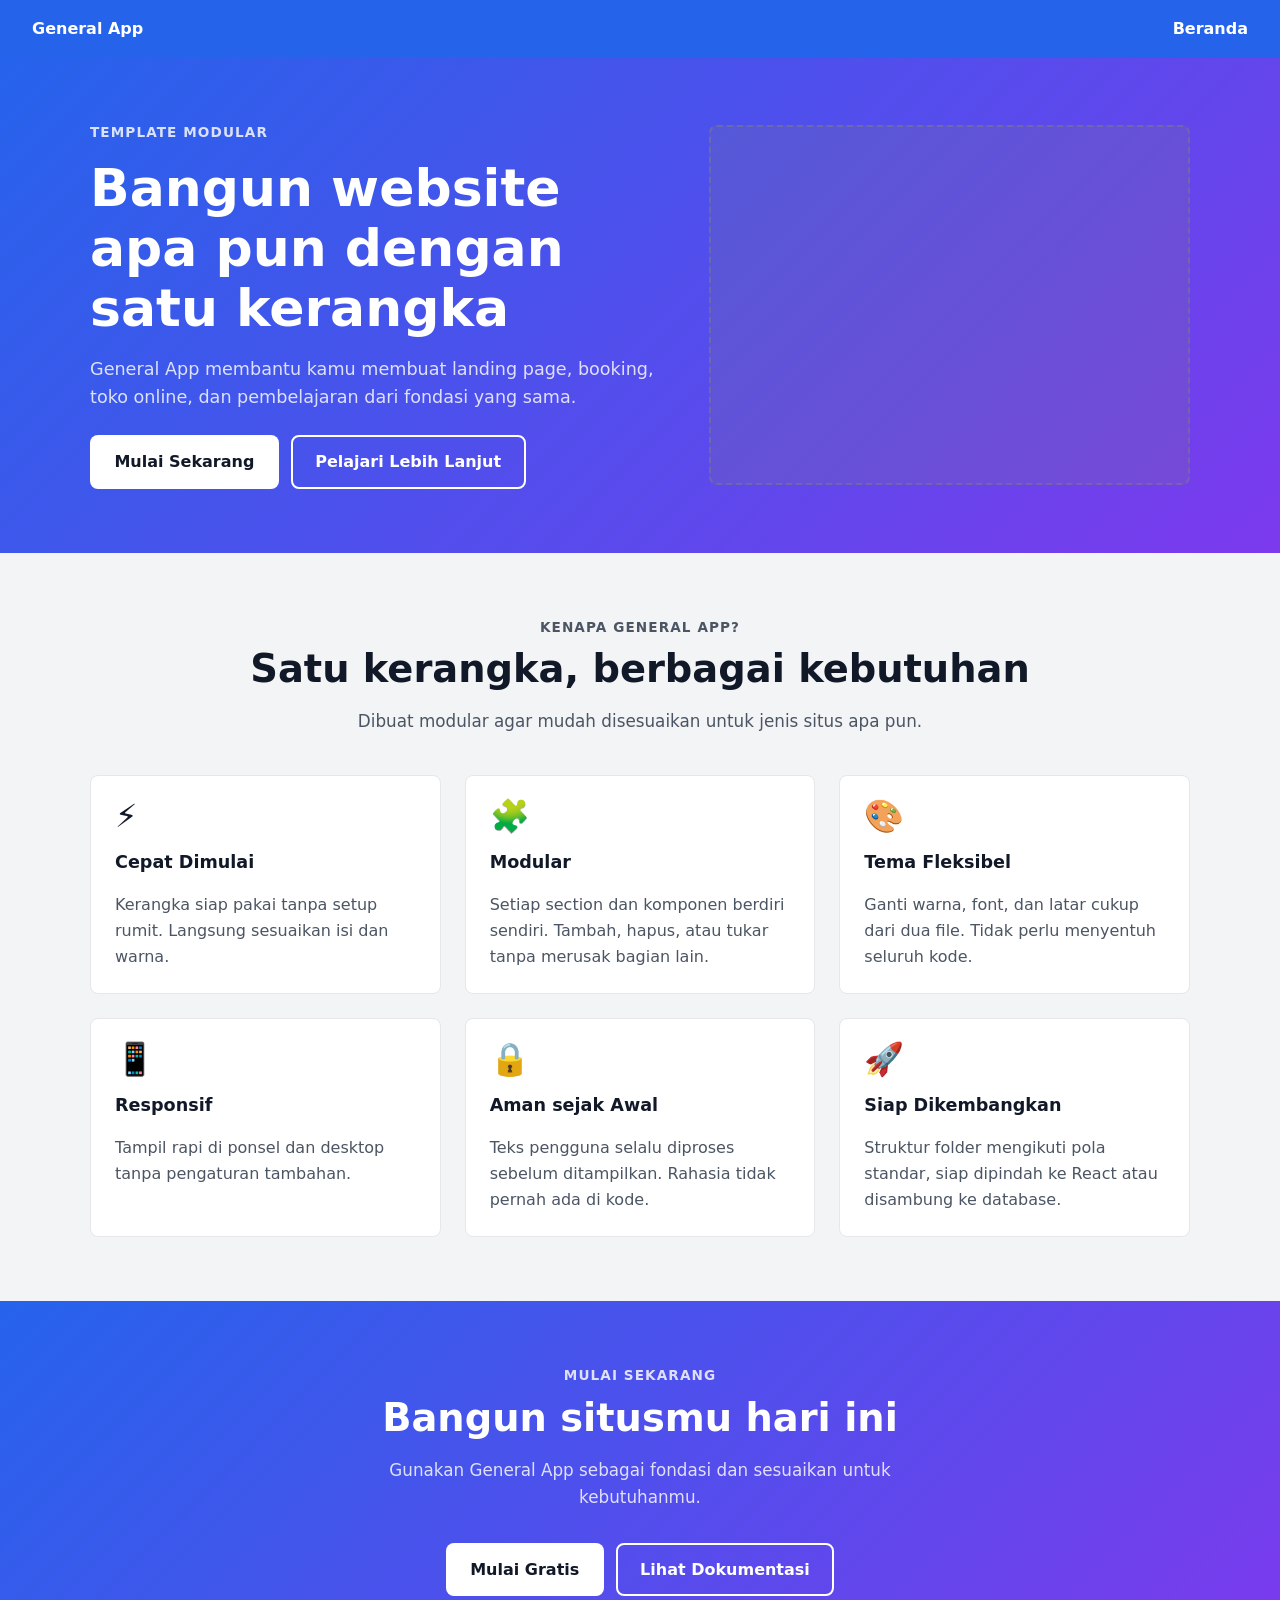
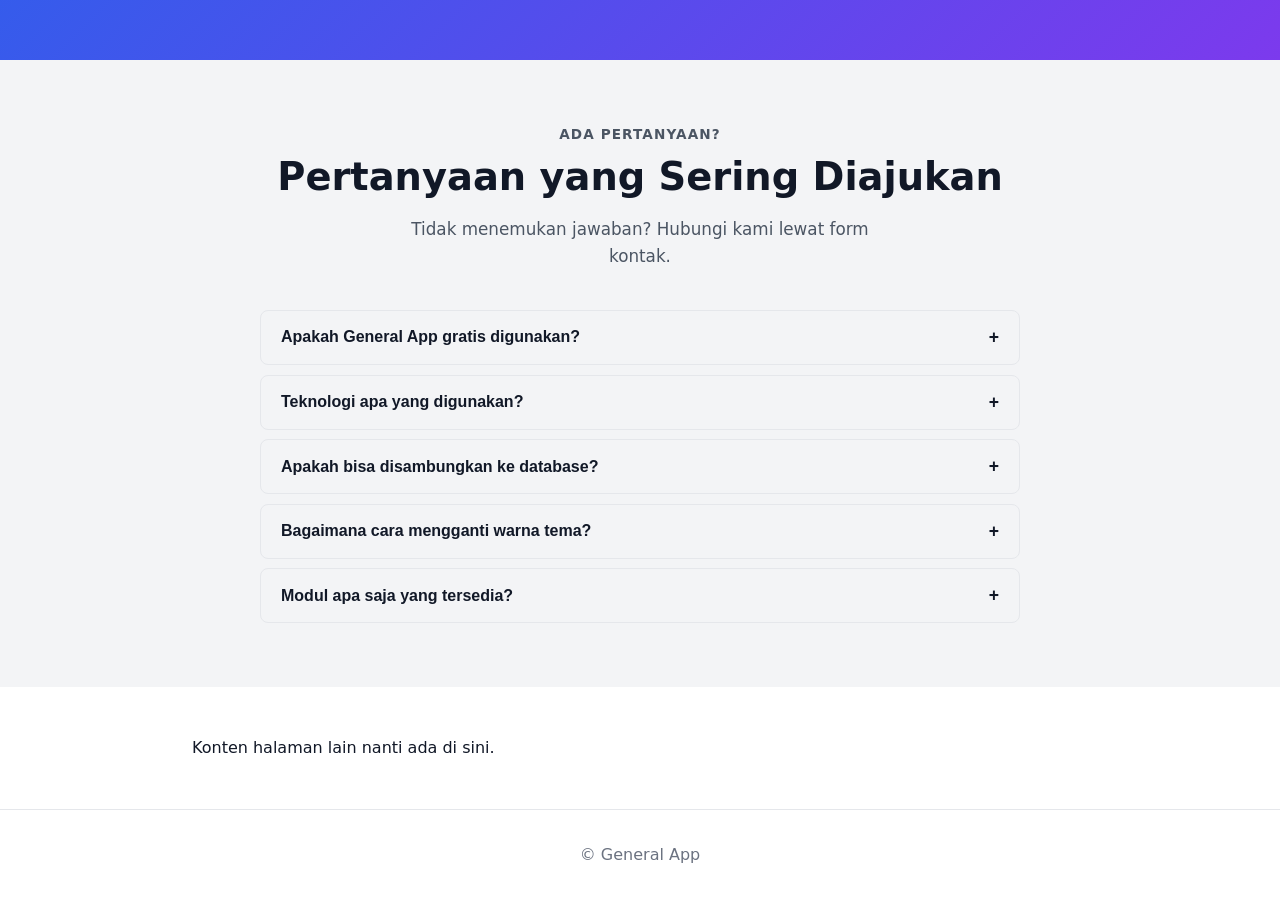
<file: index.html>
<!DOCTYPE html>
<html lang="id">
<head>
  <meta charset="UTF-8" />
  <meta name="viewport" content="width=device-width, initial-scale=1" />
  <title>General App</title>
  <link rel="stylesheet" href="css/theme.css?v=2" />
  <link rel="stylesheet" href="css/base.css?v=1" />
  <link rel="stylesheet" href="css/backgrounds.css?v=1" />
  <link rel="stylesheet" href="css/text-colors.css?v=1" />
  <link rel="stylesheet" href="css/components.css?v=1" />
  <link rel="stylesheet" href="css/hero.css?v=1" />
  <link rel="stylesheet" href="css/card.css?v=1" />
  <link rel="stylesheet" href="css/features.css?v=1" />
  <link rel="stylesheet" href="css/cta.css?v=1" />
  <link rel="stylesheet" href="css/faq.css?v=1" />
</head>
<body>
  <div id="app-header"></div>
  <div id="app-hero"></div>
  <div id="app-features"></div>
  <div id="app-cta"></div>
  <div id="app-faq"></div>
  <main>
    <p>Konten halaman lain nanti ada di sini.</p>
  </main>
  <div id="app-footer"></div>

  <script src="js/config/site.js?v=1"></script>
  <script src="js/config/hero.js?v=1"></script>
  <script src="js/config/features.js?v=1"></script>
  <script src="js/config/cta.js?v=1"></script>
  <script src="js/utils/html.js?v=1"></script>
  <script src="js/components/layout.js?v=1"></script>
  <script src="js/components/button.js?v=1"></script>
  <script src="js/components/card.js?v=1"></script>
  <script src="js/sections/hero.js?v=1"></script>
  <script src="js/sections/features.js?v=1"></script>
  <script src="js/sections/cta.js?v=1"></script>
  <script src="js/config/faq.js?v=1"></script>
  <script src="js/sections/faq.js?v=1"></script>
  <script src="js/main.js?v=4"></script>
</body>
</html>
</file>
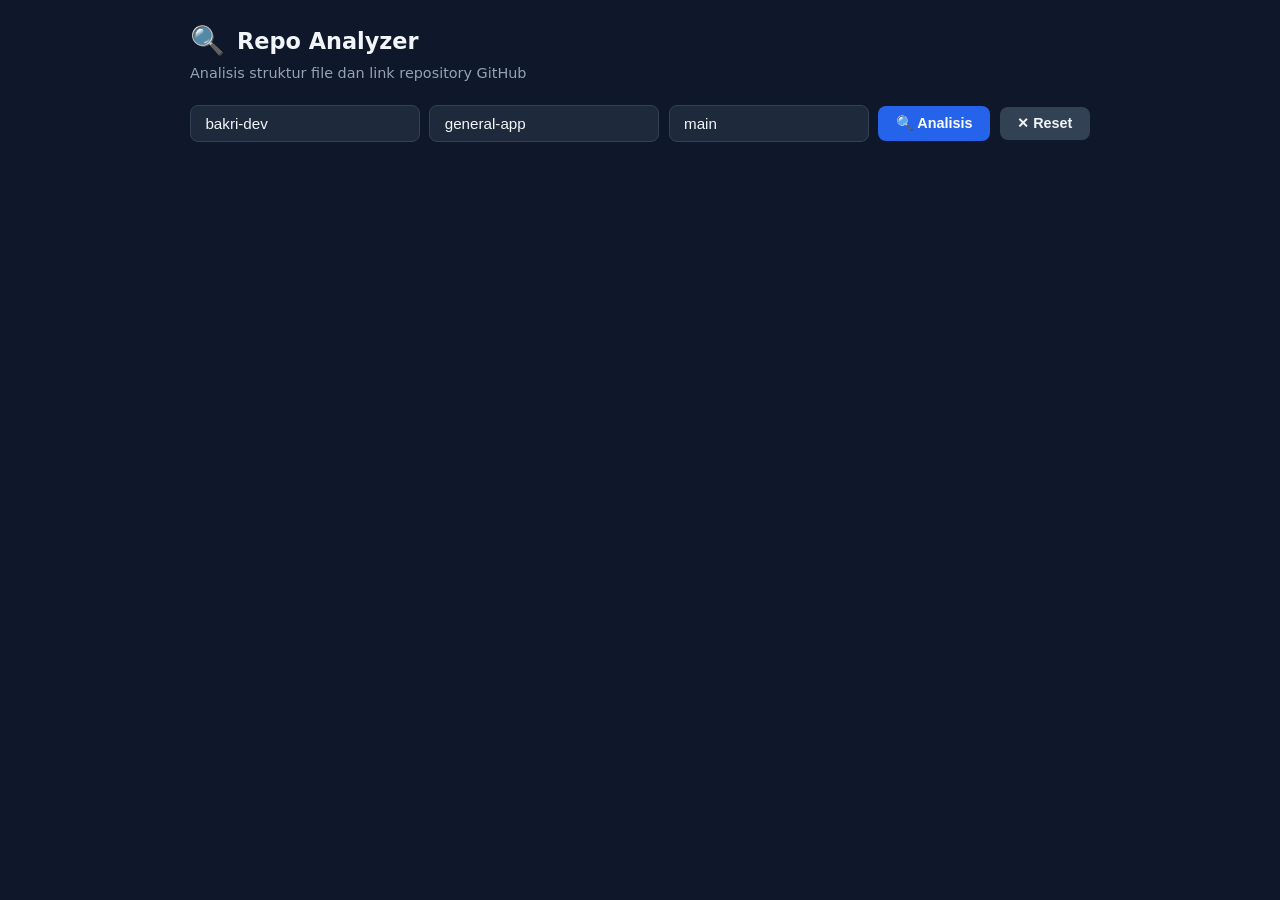
<file: tools/index.html>
<!DOCTYPE html>
<html lang="id">
<head>
  <meta charset="UTF-8" />
  <meta name="viewport" content="width=device-width, initial-scale=1" />
  <title>Repo Analyzer – General App</title>
  <style>
    :root {
      --primary: #2563eb;
      --secondary: #7c3aed;
      --bg: #0f172a;
      --surface: #1e293b;
      --surface2: #334155;
      --text: #f1f5f9;
      --muted: #94a3b8;
      --green: #22c55e;
      --yellow: #eab308;
      --red: #ef4444;
      --radius: 8px;
      --font: system-ui, sans-serif;
    }
    * { box-sizing: border-box; margin: 0; padding: 0; }
    body {
      font-family: var(--font);
      background: var(--bg);
      color: var(--text);
      min-height: 100vh;
      padding: 1.5rem 1rem;
    }

    /* Header */
    .header {
      max-width: 900px;
      margin: 0 auto 1.5rem;
    }
    .header__top {
      display: flex;
      align-items: center;
      gap: 0.75rem;
      margin-bottom: 0.5rem;
    }
    .header__icon { font-size: 1.75rem; }
    .header__title { font-size: 1.4rem; font-weight: 700; }
    .header__sub { color: var(--muted); font-size: 0.9rem; }

    /* Kontrol */
    .controls {
      max-width: 900px;
      margin: 0 auto 1.25rem;
      display: flex;
      flex-wrap: wrap;
      gap: 0.6rem;
      align-items: center;
    }
    .controls input {
      flex: 1;
      min-width: 200px;
      padding: 0.55rem 0.9rem;
      border-radius: var(--radius);
      border: 1px solid var(--surface2);
      background: var(--surface);
      color: var(--text);
      font-size: 0.95rem;
    }
    .controls input:focus { outline: 2px solid var(--primary); }
    .btn {
      padding: 0.55rem 1.1rem;
      border-radius: var(--radius);
      border: none;
      font-weight: 600;
      cursor: pointer;
      font-size: 0.9rem;
      transition: opacity 0.15s;
    }
    .btn:hover { opacity: 0.85; }
    .btn--primary { background: var(--primary); color: #fff; }
    .btn--ghost { background: var(--surface2); color: var(--text); }

    /* Status */
    .status-bar {
      max-width: 900px;
      margin: 0 auto 1rem;
      display: flex;
      flex-wrap: wrap;
      gap: 0.5rem;
      font-size: 0.85rem;
    }
    .badge {
      padding: 0.25rem 0.65rem;
      border-radius: 999px;
      font-weight: 600;
      font-size: 0.8rem;
    }
    .badge--blue { background: rgba(37,99,235,0.2); color: #93c5fd; }
    .badge--green { background: rgba(34,197,94,0.2); color: #86efac; }
    .badge--yellow { background: rgba(234,179,8,0.2); color: #fde047; }
    .badge--muted { background: var(--surface2); color: var(--muted); }

    /* Filter tab */
    .filter-tabs {
      max-width: 900px;
      margin: 0 auto 1rem;
      display: flex;
      flex-wrap: wrap;
      gap: 0.4rem;
    }
    .tab {
      padding: 0.3rem 0.8rem;
      border-radius: var(--radius);
      border: 1px solid var(--surface2);
      background: transparent;
      color: var(--muted);
      cursor: pointer;
      font-size: 0.85rem;
      transition: all 0.15s;
    }
    .tab.active, .tab:hover {
      background: var(--primary);
      color: #fff;
      border-color: var(--primary);
    }

    /* Pencarian */
    .search-wrap {
      max-width: 900px;
      margin: 0 auto 1rem;
    }
    .search-wrap input {
      width: 100%;
      padding: 0.55rem 0.9rem;
      border-radius: var(--radius);
      border: 1px solid var(--surface2);
      background: var(--surface);
      color: var(--text);
      font-size: 0.95rem;
    }
    .search-wrap input:focus { outline: 2px solid var(--primary); }

    /* Hasil */
    .results {
      max-width: 900px;
      margin: 0 auto;
      display: flex;
      flex-direction: column;
      gap: 1rem;
    }

    /* Grup folder */
    .group { background: var(--surface); border-radius: var(--radius); overflow: hidden; }
    .group__header {
      padding: 0.6rem 1rem;
      background: var(--surface2);
      font-size: 0.85rem;
      font-weight: 700;
      color: var(--muted);
      display: flex;
      align-items: center;
      gap: 0.5rem;
      cursor: pointer;
      user-select: none;
    }
    .group__header:hover { color: var(--text); }
    .group__count {
      margin-left: auto;
      background: var(--bg);
      padding: 0.1rem 0.5rem;
      border-radius: 999px;
      font-size: 0.75rem;
    }
    .group__body { display: flex; flex-direction: column; }
    .group__body.collapsed { display: none; }

    /* Baris file */
    .file-row {
      display: flex;
      align-items: center;
      gap: 0.6rem;
      padding: 0.55rem 1rem;
      border-top: 1px solid var(--surface2);
      flex-wrap: wrap;
    }
    .file-row:hover { background: rgba(255,255,255,0.03); }
    .file-icon { font-size: 1rem; flex-shrink: 0; }
    .file-path {
      font-family: monospace;
      font-size: 0.88rem;
      color: var(--text);
      flex: 1;
      word-break: break-all;
    }
    .file-ext {
      font-size: 0.75rem;
      padding: 0.15rem 0.5rem;
      border-radius: 4px;
      background: var(--surface2);
      color: var(--muted);
      flex-shrink: 0;
    }
    .file-links {
      display: flex;
      gap: 0.4rem;
      flex-shrink: 0;
    }
    .link-btn {
      font-size: 0.75rem;
      padding: 0.2rem 0.55rem;
      border-radius: 4px;
      text-decoration: none;
      font-weight: 600;
      transition: opacity 0.15s;
    }
    .link-btn:hover { opacity: 0.8; }
    .link-btn--raw { background: rgba(37,99,235,0.2); color: #93c5fd; }
    .link-btn--live { background: rgba(34,197,94,0.2); color: #86efac; }
    .link-btn--gh { background: rgba(124,58,237,0.2); color: #c4b5fd; }

    /* Pesan */
    .message {
      max-width: 900px;
      margin: 2rem auto;
      text-align: center;
      color: var(--muted);
      font-size: 0.95rem;
    }
    .message.error { color: var(--red); }
    .source-note {
      max-width: 900px;
      margin: 1rem auto 0;
      font-size: 0.8rem;
      color: var(--muted);
      text-align: right;
    }
    .source-note span { 
      padding: 0.2rem 0.5rem;
      border-radius: 4px;
      background: var(--surface);
    }
  </style>
</head>
<body>

<div class="header">
  <div class="header__top">
    <span class="header__icon">🔍</span>
    <h1 class="header__title">Repo Analyzer</h1>
  </div>
  <p class="header__sub">Analisis struktur file dan link repository GitHub</p>
</div>

<div class="controls">
  <input id="inp-owner" type="text" placeholder="Username GitHub" value="bakri-dev" />
  <input id="inp-repo" type="text" placeholder="Nama repository" value="general-app" />
  <input id="inp-branch" type="text" placeholder="Branch" value="main" style="max-width:120px" />
  <button class="btn btn--primary" onclick="startAnalysis()">🔍 Analisis</button>
  <button class="btn btn--ghost" onclick="clearResults()">✕ Reset</button>
</div>

<div class="status-bar" id="status-bar" style="display:none"></div>
<div class="filter-tabs" id="filter-tabs" style="display:none"></div>
<div class="search-wrap" id="search-wrap" style="display:none">
  <input type="text" id="search-input" placeholder="🔎 Cari path file..." oninput="filterFiles()" />
</div>

<div id="results" class="results"></div>
<p class="source-note" id="source-note" style="display:none"></p>

<script>
// ───── Fallback config (dipakai kalau API gagal) ─────
const FALLBACK_FILES = [
  "index.html",
  "components.html",
  "README.md",
  "project_spec.md",
  "css/theme.css",
  "css/base.css",
  "css/backgrounds.css",
  "css/text-colors.css",
  "css/components.css",
  "css/hero.css",
  "css/card.css",
  "css/features.css",
  "css/cta.css",
  "js/main.js",
  "js/config/site.js",
  "js/config/hero.js",
  "js/config/features.js",
  "js/config/cta.js",
  "js/utils/html.js",
  "js/components/layout.js",
  "js/components/button.js",
  "js/components/card.js",
  "js/sections/hero.js",
  "js/sections/features.js",
  "js/sections/cta.js",
  "js/modules/Modul",
  "js/services/Service",
];

// ───── State ─────
let allFiles = [];
let currentFilter = "semua";
let dataSource = "";

// ───── Ikon per ekstensi ─────
function iconFor(path) {
  const ext = path.split(".").pop().toLowerCase();
  const map = {
    html: "🌐", css: "🎨", js: "⚙️",
    md: "📄", json: "📋", png: "🖼️",
    jpg: "🖼️", jpeg: "🖼️", svg: "🖼️",
    txt: "📝", ico: "🔖",
  };
  return map[ext] || "📁";
}

function extOf(path) {
  const parts = path.split(".");
  return parts.length > 1 ? parts.pop().toLowerCase() : "—";
}

function folderOf(path) {
  const parts = path.split("/");
  return parts.length > 1 ? parts.slice(0, -1).join("/") : "(root)";
}

// ───── Mulai analisis ─────
async function startAnalysis() {
  const owner = document.getElementById("inp-owner").value.trim();
  const repo = document.getElementById("inp-repo").value.trim();
  const branch = document.getElementById("inp-branch").value.trim() || "main";

  if (!owner || !repo) {
    showMessage("Isi username dan nama repository dulu.", "error");
    return;
  }

  showMessage("⏳ Mengambil data dari GitHub API...");
  hideControls();

  const apiUrl = `https://api.github.com/repos/${owner}/${repo}/git/trees/${branch}?recursive=1`;
  const rawBase = `https://raw.githubusercontent.com/${owner}/${repo}/${branch}`;
  const liveBase = `https://${owner}.github.io/${repo}`;
  const ghBase = `https://github.com/${owner}/${repo}/blob/${branch}`;

  let files = [];
  let source = "";

  try {
    const res = await fetch(apiUrl);
    if (!res.ok) throw new Error(`API error: ${res.status}`);
    const data = await res.json();
    if (data.truncated) {
      showMessage("⚠️ Repository terlalu besar, hasil mungkin tidak lengkap.", "");
    }
    files = (data.tree || [])
      .filter((f) => f.type === "blob")
      .map((f) => f.path);
    source = "GitHub API";
  } catch (err) {
    console.warn("API gagal, pakai fallback:", err);
    files = FALLBACK_FILES;
    source = "config fallback (API gagal atau limit habis)";
  }

  allFiles = files.map((path) => ({
    path,
    folder: folderOf(path),
    ext: extOf(path),
    rawUrl: `${rawBase}/${path}`,
    liveUrl: `${liveBase}/${path}`,
    ghUrl: `${ghBase}/${path}`,
  }));

  dataSource = source;
  currentFilter = "semua";
  renderAll();
}

// ───── Render semua ─────
function renderAll() {
  renderStatusBar();
  renderFilterTabs();
  renderResults();

  document.getElementById("search-wrap").style.display = "block";
  document.getElementById("source-note").style.display = "block";
  document.getElementById("source-note").innerHTML =
    `Sumber data: <span>${dataSource}</span>`;
}

// ───── Status bar ─────
function renderStatusBar() {
  const bar = document.getElementById("status-bar");
  const exts = {};
  allFiles.forEach((f) => {
    exts[f.ext] = (exts[f.ext] || 0) + 1;
  });

  const extBadges = Object.entries(exts)
    .sort((a, b) => b[1] - a[1])
    .map(([e, n]) => `<span class="badge badge--muted">.${e}: ${n}</span>`)
    .join("");

  bar.innerHTML = `
    <span class="badge badge--blue">📁 ${allFiles.length} file</span>
    ${extBadges}
  `;
  bar.style.display = "flex";
}

// ───── Filter tab ─────
function renderFilterTabs() {
  const exts = ["semua", ...new Set(allFiles.map((f) => f.ext))].filter(Boolean);
  const wrap = document.getElementById("filter-tabs");
  wrap.innerHTML = exts
    .map(
      (e) =>
        `<button class="tab ${e === currentFilter ? "active" : ""}"
          onclick="setFilter('${e}')">${e === "semua" ? "Semua" : "." + e}</button>`
    )
    .join("");
  wrap.style.display = "flex";
}

function setFilter(ext) {
  currentFilter = ext;
  document.getElementById("search-input").value = "";
  renderFilterTabs();
  renderResults();
}

// ───── Cari ─────
function filterFiles() {
  renderResults();
}

// ───── Render hasil ─────
function renderResults() {
  const query = (document.getElementById("search-input")?.value || "")
    .toLowerCase().trim();

  let filtered = allFiles.filter((f) => {
    const extMatch = currentFilter === "semua" || f.ext === currentFilter;
    const searchMatch = !query || f.path.toLowerCase().includes(query);
    return extMatch && searchMatch;
  });

  if (filtered.length === 0) {
    document.getElementById("results").innerHTML =
      `<p class="message">Tidak ada file yang cocok.</p>`;
    return;
  }

  // Kelompokkan per folder
  const groups = {};
  filtered.forEach((f) => {
    if (!groups[f.folder]) groups[f.folder] = [];
    groups[f.folder].push(f);
  });

  const html = Object.entries(groups)
    .sort(([a], [b]) => a.localeCompare(b))
    .map(([folder, files]) => renderGroup(folder, files))
    .join("");

  document.getElementById("results").innerHTML = html;
}

function renderGroup(folder, files) {
  const rows = files
    .map(
      (f) => `<div class="file-row">
        <span class="file-icon">${iconFor(f.path)}</span>
        <span class="file-path">${f.path}</span>
        <span class="file-ext">.${f.ext}</span>
        <div class="file-links">
          <a class="link-btn link-btn--raw" href="${f.rawUrl}" target="_blank">Raw</a>
          <a class="link-btn link-btn--live" href="${f.liveUrl}" target="_blank">Live</a>
          <a class="link-btn link-btn--gh" href="${f.ghUrl}" target="_blank">GitHub</a>
        </div>
      </div>`
    )
    .join("");

  return `<div class="group">
    <div class="group__header" onclick="toggleGroup(this)">
      📂 ${folder}
      <span class="group__count">${files.length}</span>
    </div>
    <div class="group__body">${rows}</div>
  </div>`;
}

function toggleGroup(header) {
  const body = header.nextElementSibling;
  body.classList.toggle("collapsed");
}

// ───── Utilitas ─────
function showMessage(msg, type) {
  document.getElementById("results").innerHTML =
    `<p class="message ${type || ""}">${msg}</p>`;
}

function hideControls() {
  document.getElementById("status-bar").style.display = "none";
  document.getElementById("filter-tabs").style.display = "none";
  document.getElementById("search-wrap").style.display = "none";
  document.getElementById("source-note").style.display = "none";
}

function clearResults() {
  allFiles = [];
  document.getElementById("results").innerHTML = "";
  hideControls();
}
</script>

</body>
  </html>
</file>
<file: css/theme.css>
:root {
  --color-primary: #2563eb;
  --color-secondary: #7c3aed;
  --color-bg: #ffffff;
  --color-surface: #f3f4f6;
  --color-dark: #111827;
  --color-text: #111827;
  --radius: 8px;
  --space: 1rem;
  --font: system-ui, sans-serif;
}
</file>
<file: css/base.css>
* { box-sizing: border-box; }

body {
  margin: 0;
  font-family: var(--font);
  background: var(--color-bg);
  color: var(--color-text);
  line-height: 1.6;
}

.navbar {
  display: flex;
  justify-content: space-between;
  align-items: center;
  padding: var(--space) calc(var(--space) * 2);
  background: var(--color-primary);
}
.navbar a { color: #fff; text-decoration: none; font-weight: 600; }
.navbar nav { display: flex; gap: var(--space); }

main { max-width: 960px; margin: 0 auto; padding: calc(var(--space) * 2); }

.footer {
  text-align: center;
  padding: calc(var(--space) * 2);
  color: #6b7280;
  border-top: 1px solid #e5e7eb;
}
</file>
<file: css/backgrounds.css>
/* Warna polos */
.bg-white { background: #ffffff; }
.bg-light { background: var(--color-surface); }
.bg-primary { background: var(--color-primary); }
.bg-dark { background: var(--color-dark); }

/* Gradien */
.bg-gradient-primary {
  background: linear-gradient(135deg, var(--color-primary), var(--color-secondary));
}
.bg-gradient-sunset {
  background: linear-gradient(135deg, #f97316, #db2777);
}
.bg-gradient-dark {
  background: linear-gradient(135deg, #111827, #1f2937 60%, #374151);
}
</file>
<file: css/text-colors.css>
/* Pakai di atas background terang */
.text-on-light {
  color: var(--color-text);
  --text-muted: #4b5563;
}

/* Pakai di atas background gelap atau gradien */
.text-on-dark {
  color: #ffffff;
  --text-muted: rgba(255, 255, 255, 0.82);
}
</file>
<file: css/components.css>
.btn {
  display: inline-block;
  padding: 0.75rem 1.4rem;
  border: 2px solid transparent;
  border-radius: var(--radius);
  font-weight: 600;
  text-decoration: none;
  cursor: pointer;
  transition: transform 0.15s, opacity 0.15s;
}
.btn:hover { transform: translateY(-1px); opacity: 0.92; }

/* Untuk background terang */
.btn--primary { background: var(--color-primary); color: #ffffff; }
.btn--outline { border-color: var(--color-primary); color: var(--color-primary); background: transparent; }

/* Untuk background gelap / gradien */
.btn--light { background: #ffffff; color: var(--color-dark); }
.btn--outline-light { border-color: #ffffff; color: #ffffff; background: transparent; }
</file>
<file: css/hero.css>
.hero {
  padding: calc(var(--space) * 4) calc(var(--space) * 2);
}

.hero__inner {
  max-width: 1100px;
  margin: 0 auto;
  display: grid;
  gap: calc(var(--space) * 2);
  align-items: center;
}

.hero__eyebrow {
  margin: 0 0 var(--space);
  font-size: 0.85rem;
  font-weight: 700;
  letter-spacing: 0.08em;
  text-transform: uppercase;
  color: var(--text-muted);
}

.hero__title {
  margin: 0 0 var(--space);
  font-size: clamp(2rem, 6vw, 3.25rem);
  line-height: 1.15;
}

.hero__subtitle {
  margin: 0 0 calc(var(--space) * 1.5);
  max-width: 36rem;
  font-size: 1.1rem;
  color: var(--text-muted);
}

.hero__actions {
  display: flex;
  flex-wrap: wrap;
  gap: 0.75rem;
}

.hero__media img {
  display: block;
  width: 100%;
  height: auto;
  border-radius: var(--radius);
}

.hero__placeholder {
  aspect-ratio: 4 / 3;
  border: 2px dashed rgba(127, 127, 127, 0.5);
  border-radius: var(--radius);
  background: rgba(127, 127, 127, 0.18);
}

/* Layout kiri: teks di kiri, gambar di kanan (di ponsel: teks dulu, gambar di bawah) */
@media (min-width: 768px) {
  .hero--left .hero__inner {
    grid-template-columns: 1.1fr 0.9fr;
  }
}

/* Layout tengah: teks di tengah, tanpa gambar */
.hero--center .hero__inner { text-align: center; }
.hero--center .hero__subtitle { margin-left: auto; margin-right: auto; }
.hero--center .hero__actions { justify-content: center; }
.hero--center .hero__media { display: none; }
</file>
<file: css/card.css>
.card {
  background: #ffffff;
  border: 1px solid #e5e7eb;
  border-radius: var(--radius);
  padding: calc(var(--space) * 1.5);
  display: flex;
  flex-direction: column;
  gap: var(--space);
  transition: box-shadow 0.2s, transform 0.2s;
}
.card:hover {
  box-shadow: 0 4px 20px rgba(0, 0, 0, 0.09);
  transform: translateY(-2px);
}

/* Varian */
.card--flat { box-shadow: none; border: none; background: var(--color-surface); }
.card--bordered { border: 2px solid var(--color-primary); }
.card--dark { background: var(--color-dark); border-color: #374151; color: #ffffff; }

/* Bagian dalam card */
.card__icon {
  font-size: 2rem;
  line-height: 1;
}
.card__title {
  margin: 0;
  font-size: 1.1rem;
  font-weight: 700;
}
.card__body {
  margin: 0;
  color: #4b5563;
  line-height: 1.6;
  flex: 1;
}
.card--dark .card__body { color: #9ca3af; }
.card__footer {
  margin-top: auto;
}
</file>
<file: css/features.css>
.features {
  padding: calc(var(--space) * 4) calc(var(--space) * 2);
}

.features__inner {
  max-width: 1100px;
  margin: 0 auto;
}

.features__header {
  text-align: center;
  margin-bottom: calc(var(--space) * 2.5);
}

.features__eyebrow {
  margin: 0 0 0.5rem;
  font-size: 0.85rem;
  font-weight: 700;
  letter-spacing: 0.08em;
  text-transform: uppercase;
  color: var(--text-muted, #4b5563);
}

.features__title {
  margin: 0 0 var(--space);
  font-size: clamp(1.6rem, 4vw, 2.4rem);
  line-height: 1.2;
}

.features__subtitle {
  margin: 0 auto;
  max-width: 36rem;
  color: var(--text-muted, #4b5563);
  font-size: 1.05rem;
}

.features__grid {
  display: grid;
  gap: calc(var(--space) * 1.5);
  grid-template-columns: repeat(auto-fit, minmax(260px, 1fr));
}
</file>
<file: css/cta.css>
.cta {
  padding: calc(var(--space) * 4) calc(var(--space) * 2);
  text-align: center;
}

.cta__inner {
  max-width: 700px;
  margin: 0 auto;
}

.cta__eyebrow {
  margin: 0 0 0.5rem;
  font-size: 0.85rem;
  font-weight: 700;
  letter-spacing: 0.08em;
  text-transform: uppercase;
  color: var(--text-muted, #4b5563);
}

.cta__title {
  margin: 0 0 var(--space);
  font-size: clamp(1.6rem, 4vw, 2.4rem);
  line-height: 1.2;
}

.cta__subtitle {
  margin: 0 auto calc(var(--space) * 2);
  max-width: 32rem;
  font-size: 1.05rem;
  color: var(--text-muted, #4b5563);
}

.cta__actions {
  display: flex;
  flex-wrap: wrap;
  gap: 0.75rem;
  justify-content: center;
}
</file>
<file: css/faq.css>
.faq {
  padding: calc(var(--space) * 4) calc(var(--space) * 2);
}

.faq__inner {
  max-width: 760px;
  margin: 0 auto;
}

.faq__header {
  text-align: center;
  margin-bottom: calc(var(--space) * 2.5);
}

.faq__eyebrow {
  margin: 0 0 0.5rem;
  font-size: 0.85rem;
  font-weight: 700;
  letter-spacing: 0.08em;
  text-transform: uppercase;
  color: var(--text-muted, #4b5563);
}

.faq__title {
  margin: 0 0 var(--space);
  font-size: clamp(1.6rem, 4vw, 2.4rem);
  line-height: 1.2;
}

.faq__subtitle {
  margin: 0 auto;
  max-width: 32rem;
  color: var(--text-muted, #4b5563);
  font-size: 1.05rem;
}

.faq__list {
  display: flex;
  flex-direction: column;
  gap: 0.6rem;
}

.faq__item {
  border: 1px solid #e5e7eb;
  border-radius: var(--radius);
  overflow: hidden;
}

.faq__question {
  width: 100%;
  display: flex;
  justify-content: space-between;
  align-items: center;
  gap: 1rem;
  padding: 1rem 1.25rem;
  background: none;
  border: none;
  text-align: left;
  font-size: 1rem;
  font-weight: 600;
  cursor: pointer;
  color: inherit;
  transition: background 0.15s;
}

.faq__question:hover { background: rgba(0, 0, 0, 0.03); }

.faq__icon {
  flex-shrink: 0;
  font-size: 1.1rem;
  transition: transform 0.25s;
}

.faq__item.open .faq__icon { transform: rotate(45deg); }

.faq__answer {
  max-height: 0;
  overflow: hidden;
  transition: max-height 0.3s ease, padding 0.2s;
  padding: 0 1.25rem;
  color: #4b5563;
  line-height: 1.7;
  font-size: 0.97rem;
}

.faq__item.open .faq__answer {
  max-height: 400px;
  padding: 1rem 1.25rem 1rem;
}
</file>
